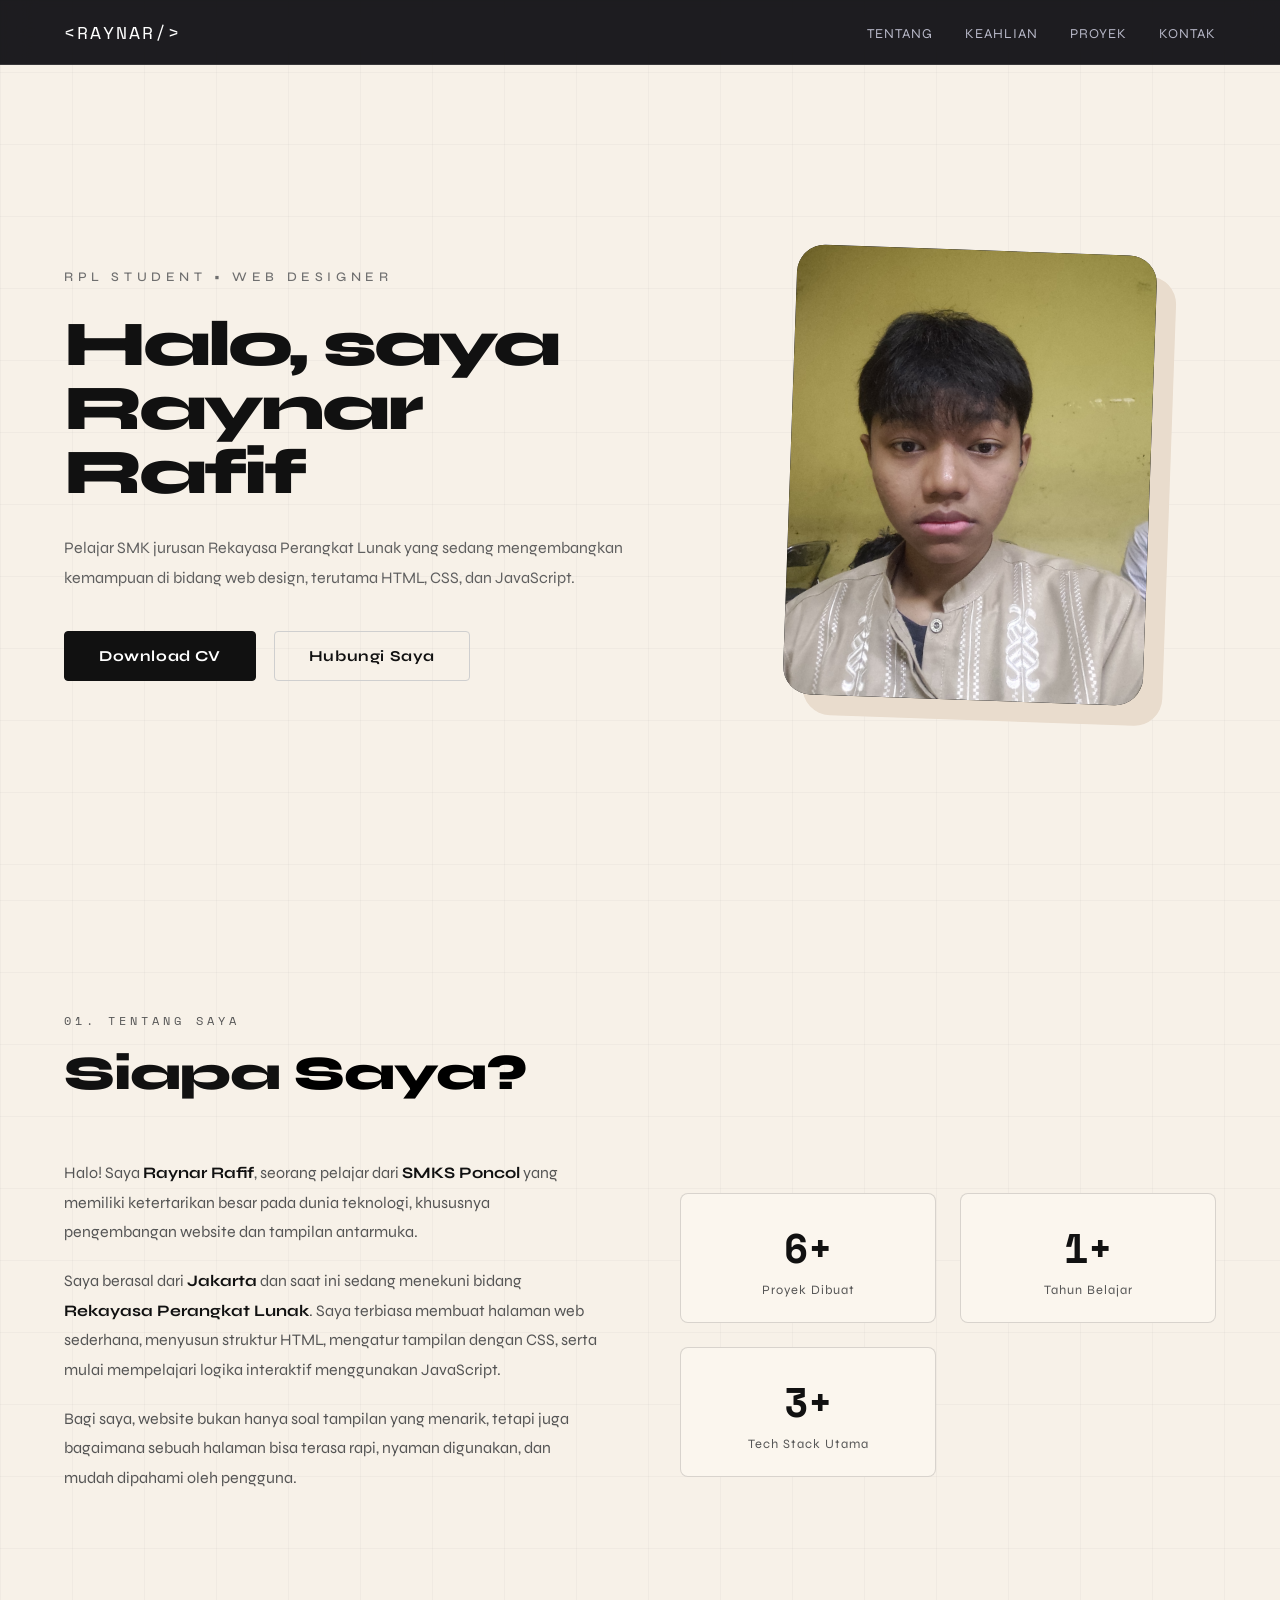
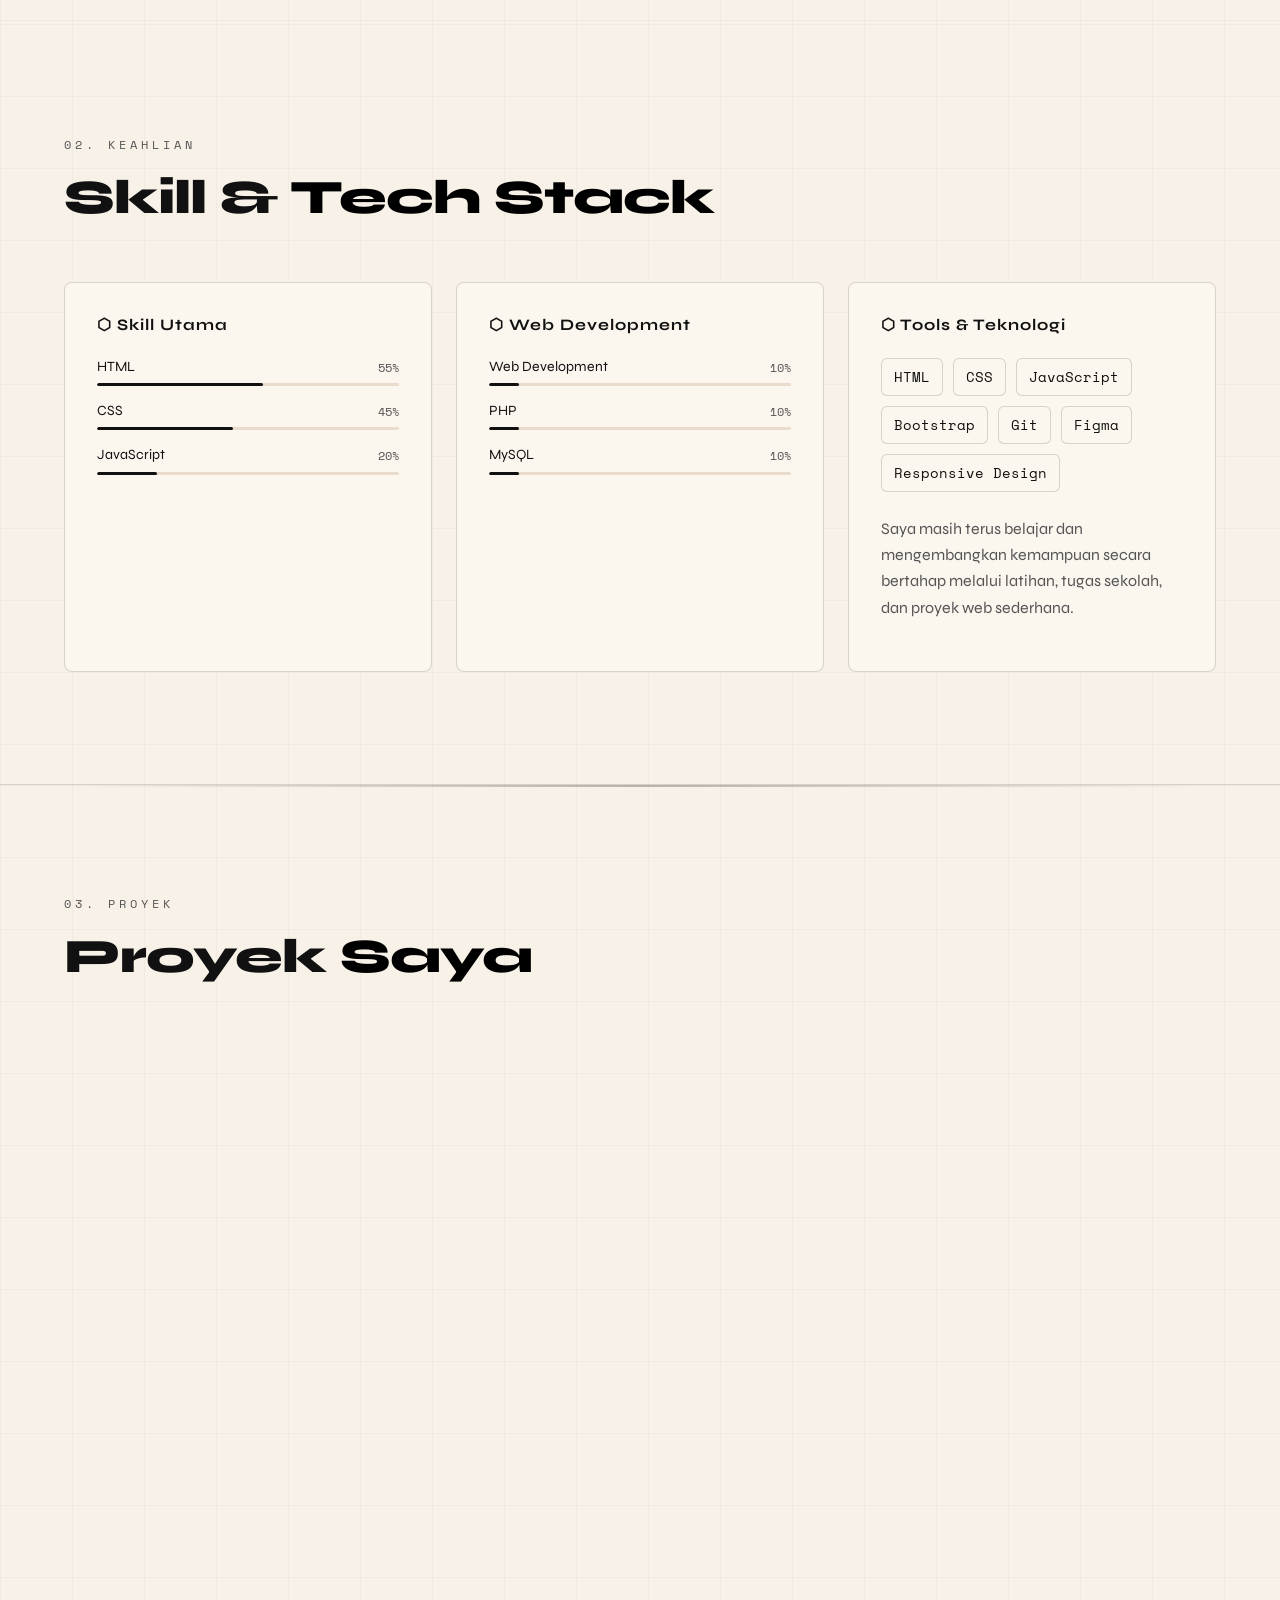
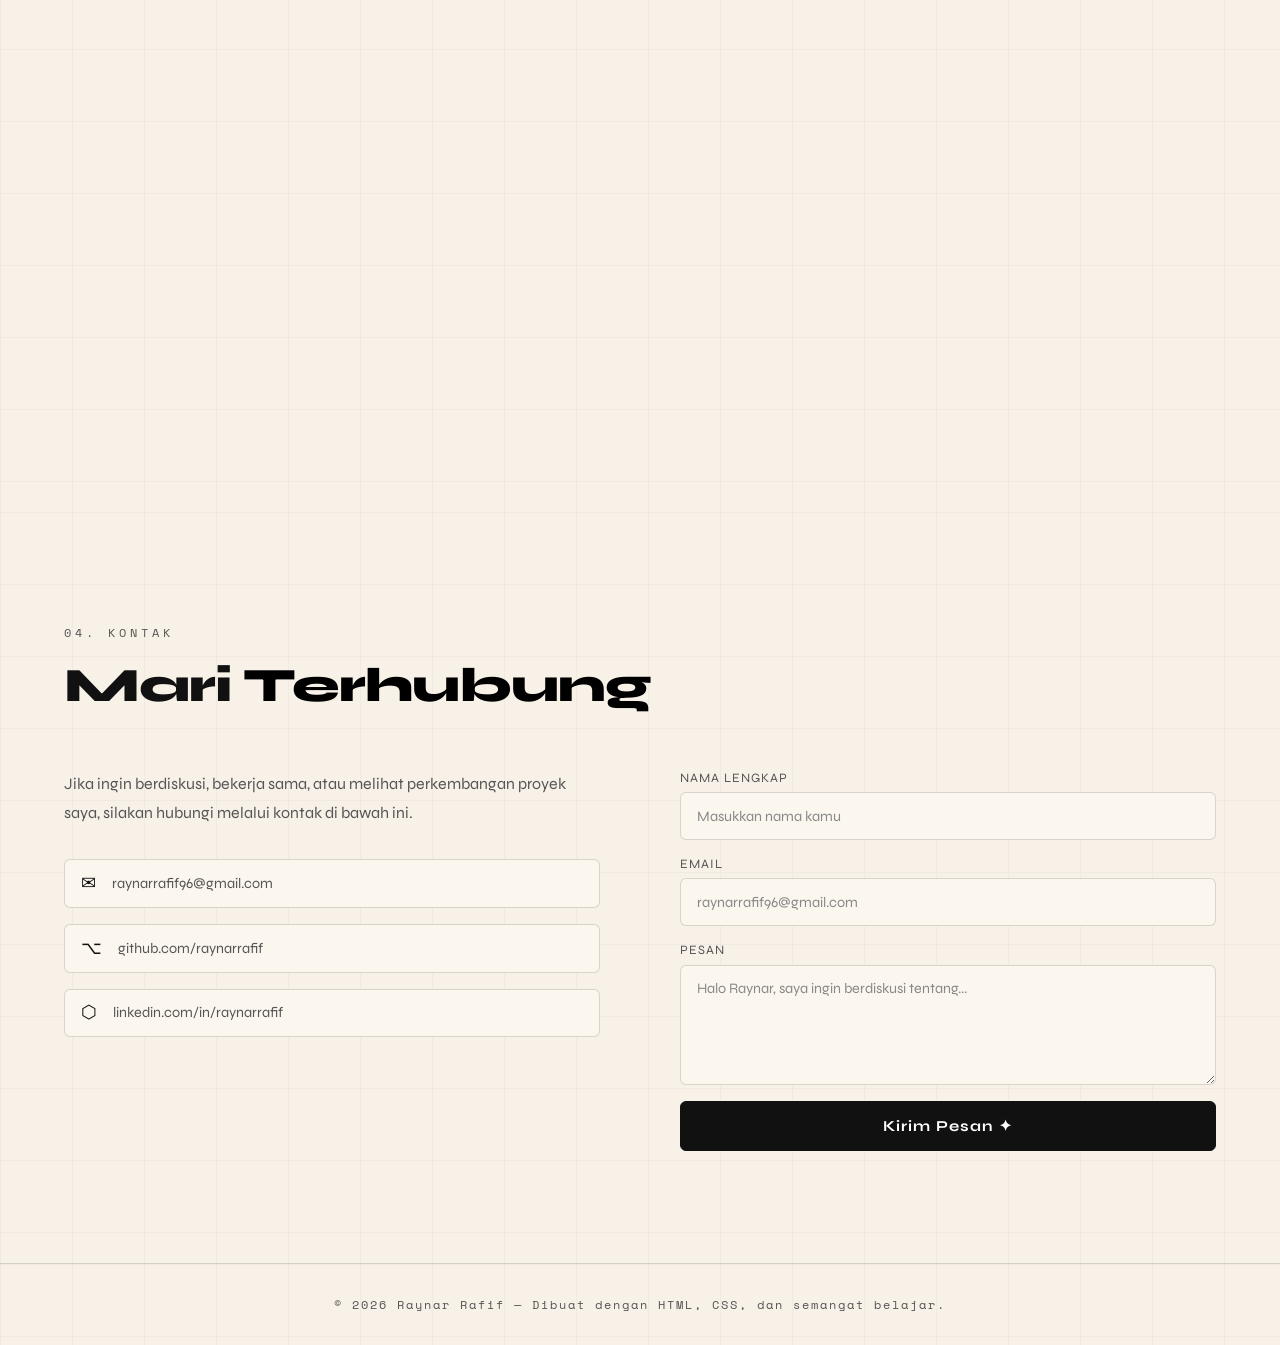
<file: index.html>
<!DOCTYPE html>
<html lang="id">
<head>
  <meta charset="UTF-8" />
  <meta name="viewport" content="width=device-width, initial-scale=1.0" />
  <title>Portofolio - Raynar Rafif</title>

  <link href="https://fonts.googleapis.com/css2?family=Space+Mono:ital,wght@0,400;0,700;1,400&family=Syne:wght@400;600;700;800&display=swap" rel="stylesheet" />
  <link rel="stylesheet" href="style.css" />
</head>
<body>

  <div id="cursor-glow"></div>

  <!-- NAV -->
  <nav>
    <a href="#hero" class="nav-logo">&lt;RAYNAR/&gt;</a>

    <ul class="nav-links">
      <li><a href="#about">Tentang</a></li>
      <li><a href="#skills">Keahlian</a></li>
      <li><a href="#projects">Proyek</a></li>
      <li><a href="#contact">Kontak</a></li>
    </ul>

    <button class="hamburger" id="hamburger" aria-label="Menu">
      <span></span>
      <span></span>
      <span></span>
    </button>
  </nav>

  <div class="mobile-nav" id="mobile-nav">
    <a href="#about" onclick="closeMobileNav()">Tentang</a>
    <a href="#skills" onclick="closeMobileNav()">Keahlian</a>
    <a href="#projects" onclick="closeMobileNav()">Proyek</a>
    <a href="#contact" onclick="closeMobileNav()">Kontak</a>
  </div>

  <!-- HERO -->
  <section id="hero" class="hero-section">
    <div class="hero-content">

      <div class="hero-text">
        <p class="hero-label">RPL STUDENT • WEB DESIGNER</p>

        <h1>
          Halo, saya<br>
          <span>Raynar Rafif</span>
        </h1>

        <p class="hero-desc">
          Pelajar SMK jurusan Rekayasa Perangkat Lunak yang sedang mengembangkan
          kemampuan di bidang web design, terutama HTML, CSS, dan
         JavaScript.
        </p>

        <div class="hero-buttons">
         <a href="assets/CV-Raynar-Rafif.pdf" class="btn-primary" download>
  Download CV
</a>
          <a href="#contact" class="btn-outline">Hubungi Saya</a>
        </div>
      </div>

      <div class="hero-image">
        <div class="profile-card">
          <img src="assets/foto-profil.jpg" alt="Foto Raynar Rafif">
        </div>
      </div>

    </div>
  </section>

  <!-- ABOUT -->
  <section id="about">
    <div class="section-label">01. Tentang Saya</div>
    <h2 class="section-title">Siapa <span>Saya?</span></h2>

    <div class="about-grid reveal">
      <div class="about-text">
        <p>
          Halo! Saya <strong>Raynar Rafif</strong>, seorang pelajar dari
          <strong>SMKS Poncol</strong> yang memiliki ketertarikan besar pada dunia teknologi,
          khususnya pengembangan website dan tampilan antarmuka.
        </p>

        <p>
          Saya berasal dari <strong>Jakarta</strong> dan saat ini sedang menekuni bidang
          <strong>Rekayasa Perangkat Lunak</strong>. Saya terbiasa membuat halaman web sederhana,
          menyusun struktur HTML, mengatur tampilan dengan CSS, serta mulai mempelajari logika
          interaktif menggunakan JavaScript.
        </p>

        <p>
          Bagi saya, website bukan hanya soal tampilan yang menarik, tetapi juga bagaimana sebuah
          halaman bisa terasa rapi, nyaman digunakan, dan mudah dipahami oleh pengguna.
        </p>
      </div>

      <div class="about-stats">
        <div class="stat-card">
          <span class="stat-number" data-count="6">6</span>
          <div class="stat-label">Proyek Dibuat</div>
        </div>

        <div class="stat-card">
          <span class="stat-number" data-count="1">1</span>
          <div class="stat-label">Tahun Belajar</div>
        </div>

        <div class="stat-card">
          <span class="stat-number" data-count="3">3</span>
          <div class="stat-label">Tech Stack Utama</div>
        </div>
      </div>
    </div>
  </section>

  <!-- SKILLS -->
  <section id="skills">
    <div class="section-label">02. Keahlian</div>
    <h2 class="section-title">Skill & <span>Tech Stack</span></h2>

    <div class="skills-grid reveal">

      <div class="skill-category">
        <div class="skill-cat-title">⬡ Skill Utama</div>

        <div class="skill-item">
          <div class="skill-name">
            <span>HTML</span>
            <span class="skill-pct">55%</span>
          </div>
          <div class="skill-bar-bg">
            <div class="skill-bar-fill" data-width="55"></div>
          </div>
        </div>

        <div class="skill-item">
          <div class="skill-name">
            <span>CSS</span>
            <span class="skill-pct">45%</span>
          </div>
          <div class="skill-bar-bg">
            <div class="skill-bar-fill" data-width="45"></div>
          </div>
        </div>

        <div class="skill-item">
          <div class="skill-name">
            <span>JavaScript</span>
            <span class="skill-pct">20%</span>
          </div>
          <div class="skill-bar-bg">
            <div class="skill-bar-fill" data-width="20"></div>
          </div>
        </div>
      </div>

      <div class="skill-category">
        <div class="skill-cat-title">⬡ Web Development</div>

        <div class="skill-item">
          <div class="skill-name">
            <span>Web Development</span>
            <span class="skill-pct">10%</span>
          </div>
          <div class="skill-bar-bg">
            <div class="skill-bar-fill" data-width="10"></div>
          </div>
        </div>

        <div class="skill-item">
          <div class="skill-name">
            <span>PHP</span>
            <span class="skill-pct">10%</span>
          </div>
          <div class="skill-bar-bg">
            <div class="skill-bar-fill" data-width="10"></div>
          </div>
        </div>

        <div class="skill-item">
          <div class="skill-name">
            <span>MySQL</span>
            <span class="skill-pct">10%</span>
          </div>
          <div class="skill-bar-bg">
            <div class="skill-bar-fill" data-width="10"></div>
          </div>
        </div>
      </div>

      <div class="skill-category">
        <div class="skill-cat-title">⬡ Tools & Teknologi</div>

        <div class="project-tags">
          <span class="tag">HTML</span>
          <span class="tag">CSS</span>
          <span class="tag">JavaScript</span>
          <span class="tag">Bootstrap</span>
          <span class="tag">Git</span>
          <span class="tag">Figma</span>
          <span class="tag">Responsive Design</span>
        </div>

        <p class="project-desc" style="margin-top: 1.5rem;">
          Saya masih terus belajar dan mengembangkan kemampuan secara bertahap melalui latihan,
          tugas sekolah, dan proyek web sederhana.
        </p>
      </div>

    </div>
  </section>

  <!-- PROJECTS -->
  <section id="projects">
    <div class="section-label">03. Proyek</div>
    <h2 class="section-title">Proyek <span>Saya</span></h2>

    <div class="projects-grid reveal">

      <!-- PROJECT 1 -->
      <div class="project-card">
        <div class="project-thumb">
          <img src="assets/website-belanja.png" alt="Website Belanja Online" class="project-img">
        </div>

        <div class="project-body">
          <div class="project-tags">
            <span class="tag">HTML</span>
            <span class="tag">CSS</span>
            <span class="tag">JavaScript</span>
            <span class="tag">Responsive</span>
          </div>

          <div class="project-title">Website Belanja Online</div>

          <p class="project-desc">
            Website jual beli online yang dibuat untuk menampilkan produk, melihat detail barang,
            serta menyediakan tampilan keranjang belanja yang rapi dan mudah digunakan.
          </p>

          <a href="https://gabzstoredemo.my.id/" class="project-link" target="_blank" rel="noopener noreferrer">
            Kunjungi Website →
          </a>
        </div>
      </div>

      <!-- PROJECT 2 -->
      <div class="project-card">
        <div class="project-thumb">
          <img src="assets/kuis.png" alt="Kuis Python" class="project-img">
        </div>

        <div class="project-body">
          <div class="project-tags">
            <span class="tag">Python</span>
            <span class="tag">Logic</span>
            <span class="tag">Quiz</span>
          </div>

          <div class="project-title">Kuis Python</div>

          <p class="project-desc">
            Aplikasi kuis sederhana berbasis Python untuk menguji pengetahuan dasar pemrograman.
          </p>

          <a href="assets/kuis.png" class="project-link" target="_blank" rel="noopener noreferrer">
            Lihat Proyek →
          </a>
        </div>
      </div>

      <!-- PROJECT 3 -->
      <div class="project-card">
        <div class="project-thumb">
          <img src="assets/absensi.png" alt="Absensi Python" class="project-img">
        </div>

        <div class="project-body">
          <div class="project-tags">
            <span class="tag">Python</span>
            <span class="tag">Data</span>
            <span class="tag">Absensi</span>
          </div>

          <div class="project-title">Absensi Python</div>

          <p class="project-desc">
            Aplikasi absensi sederhana berbasis Python untuk mencatat kehadiran peserta kelas.
          </p>

          <a href="assets/absensi.png" class="project-link" target="_blank" rel="noopener noreferrer">
            Lihat Proyek →
          </a>
        </div>
      </div>

      <!-- PROJECT 4 -->
      <div class="project-card">
        <div class="project-thumb">
          <img src="assets/Penilaian.png" alt="Penilaian Tugas Python" class="project-img">
        </div>

        <div class="project-body">
          <div class="project-tags">
            <span class="tag">Python</span>
            <span class="tag">Data</span>
            <span class="tag">Table</span>
          </div>

          <div class="project-title">Penilaian Tugas Python</div>

          <p class="project-desc">
            Aplikasi penilaian tugas sederhana berbasis Python untuk menilai dan mencatat hasil kerja peserta kelas.
          </p>

          <a href="assets/penilaian.png" class="project-link" target="_blank" rel="noopener noreferrer">
            Lihat Proyek →
          </a>
        </div>
      </div>

      <!-- PROJECT 5 -->
      <div class="project-card">
        <div class="project-thumb">
          <img src="assets/kasir-struk.png" alt="Kertas Struk Berbasis Python" class="project-img">
        </div>

        <div class="project-body">
          <div class="project-tags">
            <span class="tag">Python</span>
            <span class="tag">Transaction</span>
            <span class="tag">Print</span>
          </div>

          <div class="project-title">Kertas Struk Berbasis Python</div>

          <p class="project-desc">
            Aplikasi pencetakan kertas struk sederhana berbasis Python untuk mencatat transaksi penjualan.
          </p>

          <a href="assets/kasir-struk.png" class="project-link" target="_blank" rel="noopener noreferrer">
            Lihat Proyek →
          </a>
        </div>
      </div>
  </section>

  <!-- CONTACT -->
  <section id="contact">
    <div class="section-label">04. Kontak</div>
    <h2 class="section-title">Mari <span>Terhubung</span></h2>

    <div class="contact-wrapper reveal">
      <div class="contact-info">
        <p>
          Jika ingin berdiskusi, bekerja sama, atau melihat perkembangan proyek saya,
          silakan hubungi melalui kontak di bawah ini.
        </p>

        <div class="contact-links">
          <a href="mailto:raynarrafif96@gmail.com" class="contact-link">
            <span class="contact-icon">✉</span>
            <span>raynarrafif96@gmail.com</span>
          </a>

          <a href="https://github.com" target="_blank" class="contact-link">
            <span class="contact-icon">⌥</span>
            <span>github.com/raynarrafif</span>
          </a>

          <a href="https://linkedin.com" target="_blank" class="contact-link">
            <span class="contact-icon">⬡</span>
            <span>linkedin.com/in/raynarrafif</span>
          </a>
        </div>
      </div>

      <div>
        <div class="contact-form" id="contact-form">
          <div class="form-group">
            <label>NAMA LENGKAP</label>
            <input type="text" id="f-name" placeholder="Masukkan nama kamu" />
          </div>

          <div class="form-group">
            <label>EMAIL</label>
            <input type="email" id="f-email" placeholder="raynarrafif96@gmail.com" />
          </div>

          <div class="form-group">
            <label>PESAN</label>
            <textarea id="f-msg" placeholder="Halo Raynar, saya ingin berdiskusi tentang..."></textarea>
          </div>

          <button class="submit-btn" onclick="submitForm()">Kirim Pesan ✦</button>
        </div>

        <div class="form-success" id="form-success">
          ✦ Terima kasih! Pesan Anda sudah diterima.<br />
          Saya akan menghubungi Anda segera.
        </div>
      </div>
    </div>
  </section>

  <footer>
    <p>© 2026 Raynar Rafif — Dibuat dengan HTML, CSS, dan semangat belajar.</p>
  </footer>

  <script src="script.js"></script>
</body>
</html>
</file>
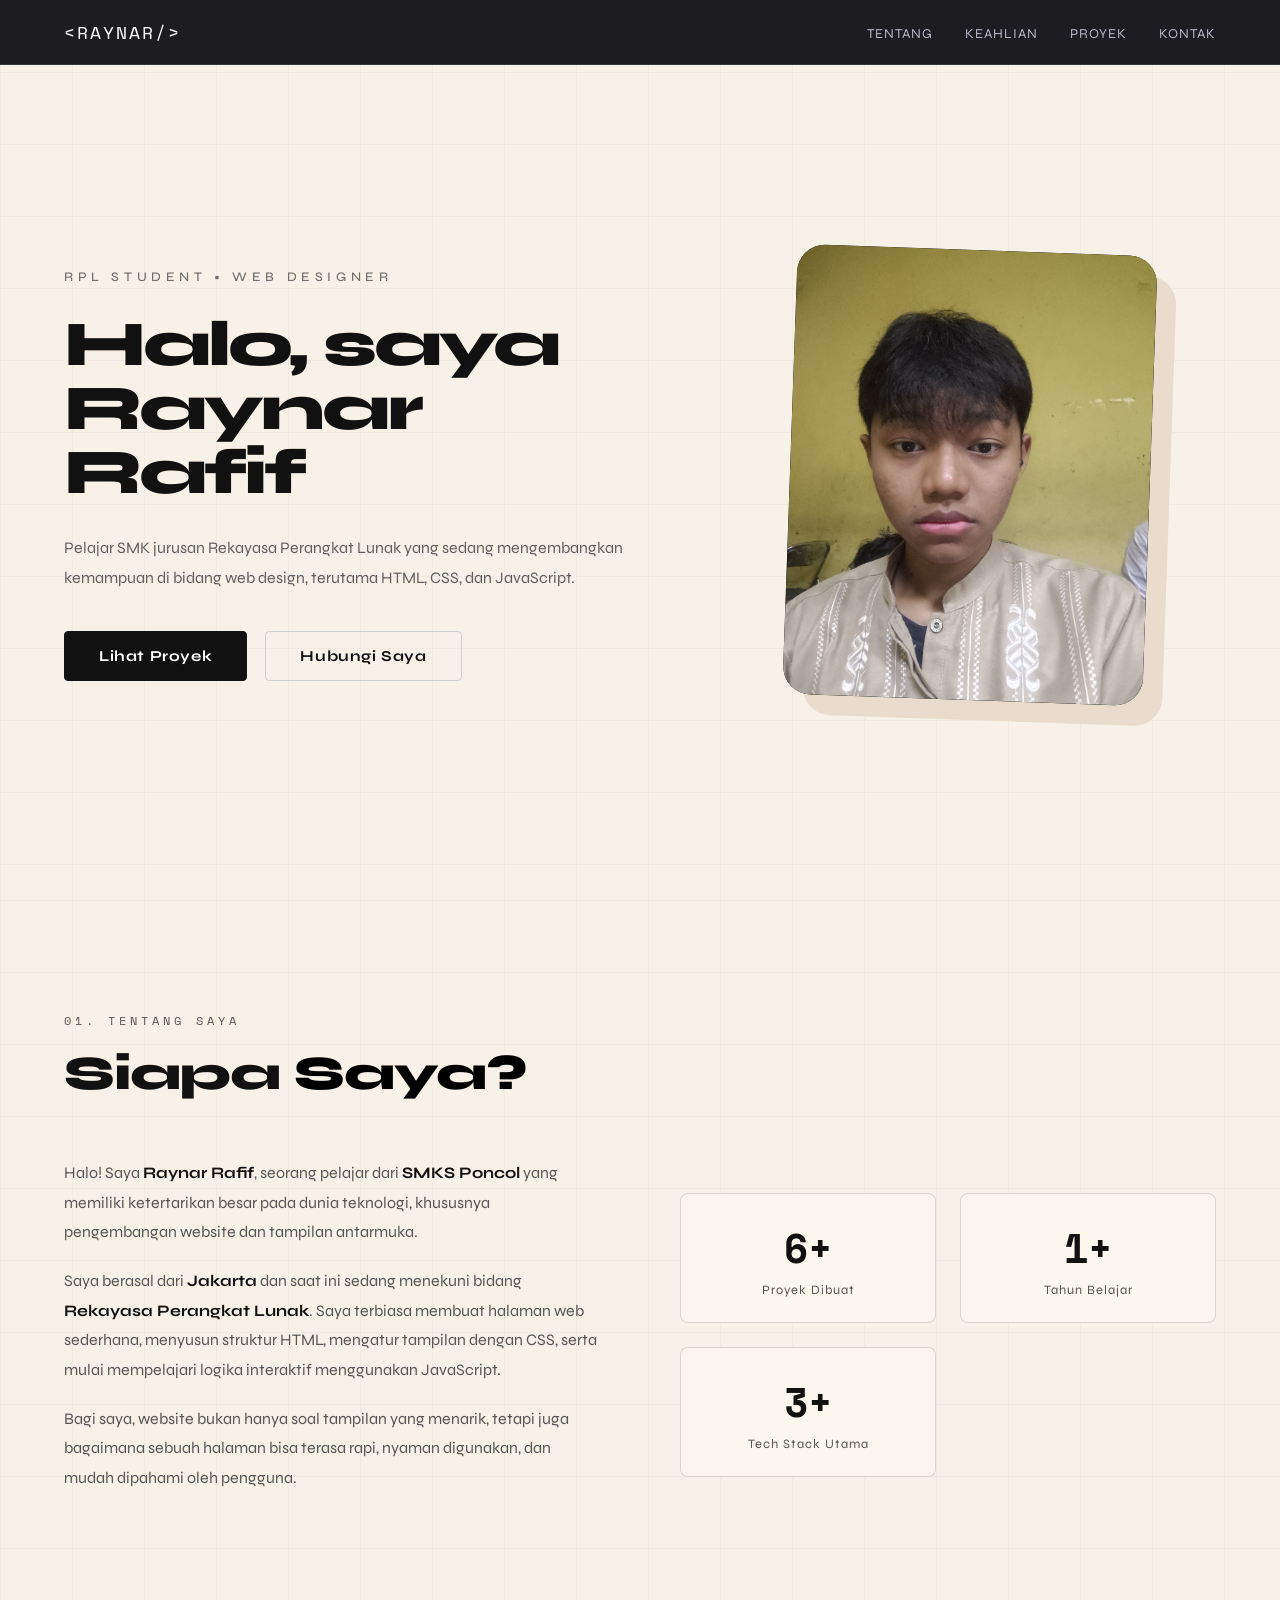
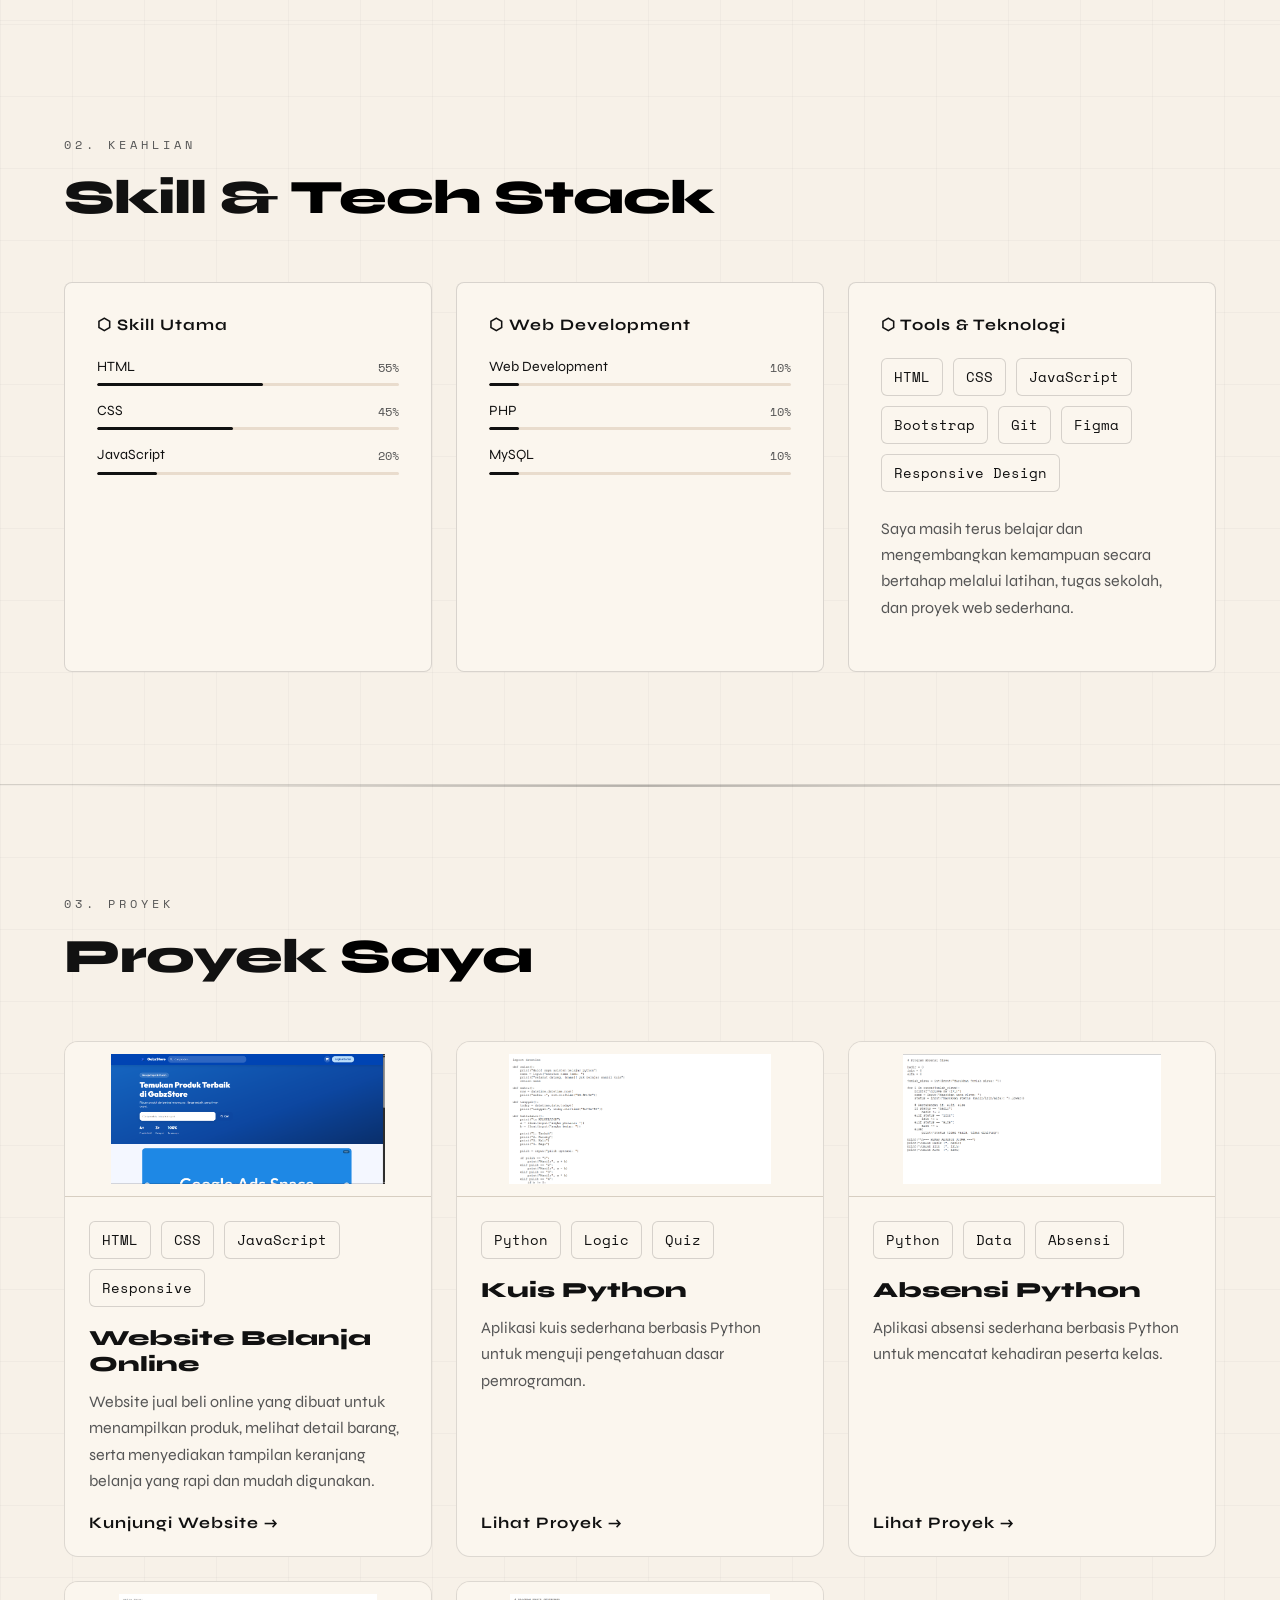
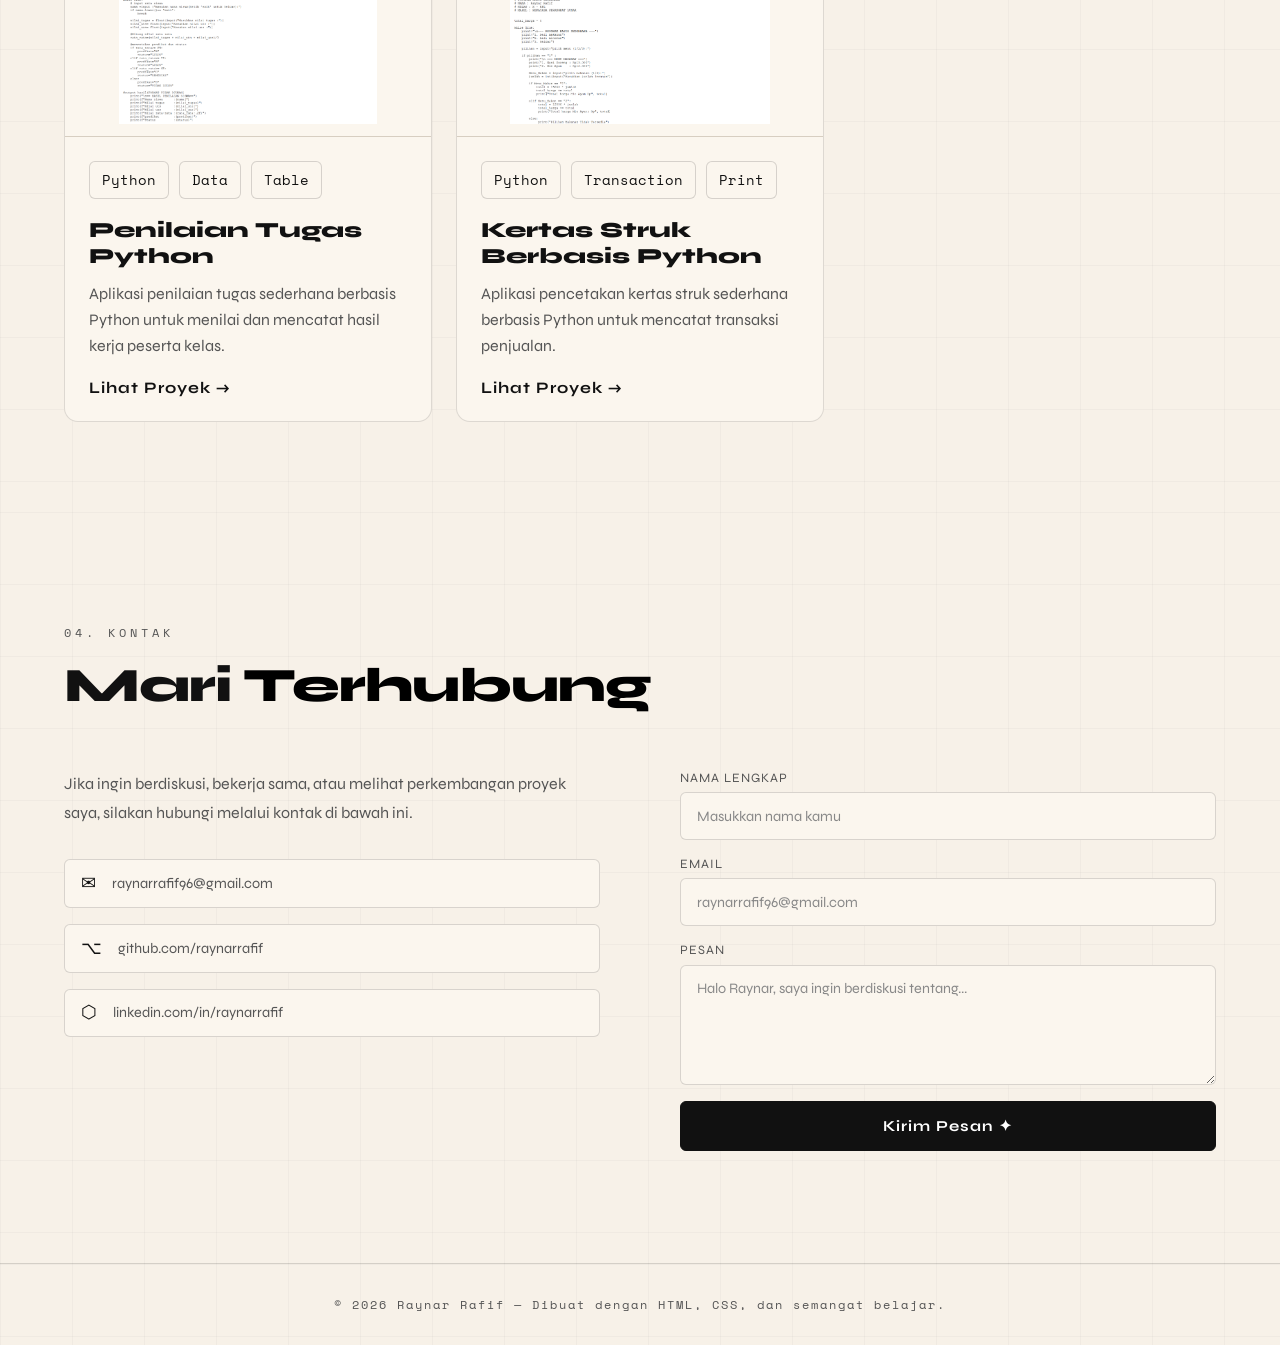
<file: portofolio cv.html>
<!DOCTYPE html>
<html lang="id">
<head>
  <meta charset="UTF-8" />
  <meta name="viewport" content="width=device-width, initial-scale=1.0" />
  <title>Portofolio - Raynar Rafif</title>

  <link href="https://fonts.googleapis.com/css2?family=Space+Mono:ital,wght@0,400;0,700;1,400&family=Syne:wght@400;600;700;800&display=swap" rel="stylesheet" />
  <link rel="stylesheet" href="style.css" />
</head>
<body>

  <div id="cursor-glow"></div>

  <!-- NAV -->
  <nav>
    <a href="#hero" class="nav-logo">&lt;RAYNAR/&gt;</a>

    <ul class="nav-links">
      <li><a href="#about">Tentang</a></li>
      <li><a href="#skills">Keahlian</a></li>
      <li><a href="#projects">Proyek</a></li>
      <li><a href="#contact">Kontak</a></li>
    </ul>

    <button class="hamburger" id="hamburger" aria-label="Menu">
      <span></span>
      <span></span>
      <span></span>
    </button>
  </nav>

  <div class="mobile-nav" id="mobile-nav">
    <a href="#about" onclick="closeMobileNav()">Tentang</a>
    <a href="#skills" onclick="closeMobileNav()">Keahlian</a>
    <a href="#projects" onclick="closeMobileNav()">Proyek</a>
    <a href="#contact" onclick="closeMobileNav()">Kontak</a>
  </div>

  <!-- HERO -->
  <section id="hero" class="hero-section">
    <div class="hero-content">

      <div class="hero-text">
        <p class="hero-label">RPL STUDENT • WEB DESIGNER</p>

        <h1>
          Halo, saya<br>
          <span>Raynar Rafif</span>
        </h1>

        <p class="hero-desc">
          Pelajar SMK jurusan Rekayasa Perangkat Lunak yang sedang mengembangkan
          kemampuan di bidang web design, terutama HTML, CSS, dan
         JavaScript.
        </p>

        <div class="hero-buttons">
          <a href="#projects" class="btn-primary">Lihat Proyek</a>
          <a href="#contact" class="btn-outline">Hubungi Saya</a>
        </div>
      </div>

      <div class="hero-image">
        <div class="profile-card">
          <img src="assets/foto-profil.jpg" alt="Foto Raynar Rafif">
        </div>
      </div>

    </div>
  </section>

  <!-- ABOUT -->
  <section id="about">
    <div class="section-label">01. Tentang Saya</div>
    <h2 class="section-title">Siapa <span>Saya?</span></h2>

    <div class="about-grid reveal">
      <div class="about-text">
        <p>
          Halo! Saya <strong>Raynar Rafif</strong>, seorang pelajar dari
          <strong>SMKS Poncol</strong> yang memiliki ketertarikan besar pada dunia teknologi,
          khususnya pengembangan website dan tampilan antarmuka.
        </p>

        <p>
          Saya berasal dari <strong>Jakarta</strong> dan saat ini sedang menekuni bidang
          <strong>Rekayasa Perangkat Lunak</strong>. Saya terbiasa membuat halaman web sederhana,
          menyusun struktur HTML, mengatur tampilan dengan CSS, serta mulai mempelajari logika
          interaktif menggunakan JavaScript.
        </p>

        <p>
          Bagi saya, website bukan hanya soal tampilan yang menarik, tetapi juga bagaimana sebuah
          halaman bisa terasa rapi, nyaman digunakan, dan mudah dipahami oleh pengguna.
        </p>
      </div>

      <div class="about-stats">
        <div class="stat-card">
          <span class="stat-number" data-count="6+">6+</span>
          <div class="stat-label">Proyek Dibuat</div>
        </div>

        <div class="stat-card">
          <span class="stat-number" data-count="1+">1+</span>
          <div class="stat-label">Tahun Belajar</div>
        </div>

        <div class="stat-card">
          <span class="stat-number" data-count="3">3</span>
          <div class="stat-label">Tech Stack Utama</div>
        </div>
      </div>
    </div>
  </section>

  <!-- SKILLS -->
  <section id="skills">
    <div class="section-label">02. Keahlian</div>
    <h2 class="section-title">Skill & <span>Tech Stack</span></h2>

    <div class="skills-grid reveal">

      <div class="skill-category">
        <div class="skill-cat-title">⬡ Skill Utama</div>

        <div class="skill-item">
          <div class="skill-name">
            <span>HTML</span>
            <span class="skill-pct">55%</span>
          </div>
          <div class="skill-bar-bg">
            <div class="skill-bar-fill" data-width="55"></div>
          </div>
        </div>

        <div class="skill-item">
          <div class="skill-name">
            <span>CSS</span>
            <span class="skill-pct">45%</span>
          </div>
          <div class="skill-bar-bg">
            <div class="skill-bar-fill" data-width="45"></div>
          </div>
        </div>

        <div class="skill-item">
          <div class="skill-name">
            <span>JavaScript</span>
            <span class="skill-pct">20%</span>
          </div>
          <div class="skill-bar-bg">
            <div class="skill-bar-fill" data-width="20"></div>
          </div>
        </div>
      </div>

      <div class="skill-category">
        <div class="skill-cat-title">⬡ Web Development</div>

        <div class="skill-item">
          <div class="skill-name">
            <span>Web Development</span>
            <span class="skill-pct">10%</span>
          </div>
          <div class="skill-bar-bg">
            <div class="skill-bar-fill" data-width="10"></div>
          </div>
        </div>

        <div class="skill-item">
          <div class="skill-name">
            <span>PHP</span>
            <span class="skill-pct">10%</span>
          </div>
          <div class="skill-bar-bg">
            <div class="skill-bar-fill" data-width="10"></div>
          </div>
        </div>

        <div class="skill-item">
          <div class="skill-name">
            <span>MySQL</span>
            <span class="skill-pct">10%</span>
          </div>
          <div class="skill-bar-bg">
            <div class="skill-bar-fill" data-width="10"></div>
          </div>
        </div>
      </div>

      <div class="skill-category">
        <div class="skill-cat-title">⬡ Tools & Teknologi</div>

        <div class="project-tags">
          <span class="tag">HTML</span>
          <span class="tag">CSS</span>
          <span class="tag">JavaScript</span>
          <span class="tag">Bootstrap</span>
          <span class="tag">Git</span>
          <span class="tag">Figma</span>
          <span class="tag">Responsive Design</span>
        </div>

        <p class="project-desc" style="margin-top: 1.5rem;">
          Saya masih terus belajar dan mengembangkan kemampuan secara bertahap melalui latihan,
          tugas sekolah, dan proyek web sederhana.
        </p>
      </div>

    </div>
  </section>

  <!-- PROJECTS -->
  <section id="projects">
    <div class="section-label">03. Proyek</div>
    <h2 class="section-title">Proyek <span>Saya</span></h2>

    <div class="projects-grid reveal">

      <!-- PROJECT 1 -->
      <div class="project-card">
        <div class="project-thumb">
          <img src="assets/website-belanja.png" alt="Website Belanja Online" class="project-img">
        </div>

        <div class="project-body">
          <div class="project-tags">
            <span class="tag">HTML</span>
            <span class="tag">CSS</span>
            <span class="tag">JavaScript</span>
            <span class="tag">Responsive</span>
          </div>

          <div class="project-title">Website Belanja Online</div>

          <p class="project-desc">
            Website jual beli online yang dibuat untuk menampilkan produk, melihat detail barang,
            serta menyediakan tampilan keranjang belanja yang rapi dan mudah digunakan.
          </p>

          <a href="https://gabzstoredemo.my.id/" class="project-link" target="_blank" rel="noopener noreferrer">
            Kunjungi Website →
          </a>
        </div>
      </div>

      <!-- PROJECT 2 -->
      <div class="project-card">
        <div class="project-thumb">
          <img src="assets/kuis.png" alt="Kuis Python" class="project-img">
        </div>

        <div class="project-body">
          <div class="project-tags">
            <span class="tag">Python</span>
            <span class="tag">Logic</span>
            <span class="tag">Quiz</span>
          </div>

          <div class="project-title">Kuis Python</div>

          <p class="project-desc">
            Aplikasi kuis sederhana berbasis Python untuk menguji pengetahuan dasar pemrograman.
          </p>

          <a href="assets/kuis.png" class="project-link" target="_blank" rel="noopener noreferrer">
            Lihat Proyek →
          </a>
        </div>
      </div>

      <!-- PROJECT 3 -->
      <div class="project-card">
        <div class="project-thumb">
          <img src="assets/absensi.png" alt="Absensi Python" class="project-img">
        </div>

        <div class="project-body">
          <div class="project-tags">
            <span class="tag">Python</span>
            <span class="tag">Data</span>
            <span class="tag">Absensi</span>
          </div>

          <div class="project-title">Absensi Python</div>

          <p class="project-desc">
            Aplikasi absensi sederhana berbasis Python untuk mencatat kehadiran peserta kelas.
          </p>

          <a href="assets/absensi.png" class="project-link" target="_blank" rel="noopener noreferrer">
            Lihat Proyek →
          </a>
        </div>
      </div>

      <!-- PROJECT 4 -->
      <div class="project-card">
        <div class="project-thumb">
          <img src="assets/Penilaian.png" alt="Penilaian Tugas Python" class="project-img">
        </div>

        <div class="project-body">
          <div class="project-tags">
            <span class="tag">Python</span>
            <span class="tag">Data</span>
            <span class="tag">Table</span>
          </div>

          <div class="project-title">Penilaian Tugas Python</div>

          <p class="project-desc">
            Aplikasi penilaian tugas sederhana berbasis Python untuk menilai dan mencatat hasil kerja peserta kelas.
          </p>

          <a href="assets/penilaian.png" class="project-link" target="_blank" rel="noopener noreferrer">
            Lihat Proyek →
          </a>
        </div>
      </div>

      <!-- PROJECT 5 -->
      <div class="project-card">
        <div class="project-thumb">
          <img src="assets/kasir-struk.png" alt="Kertas Struk Berbasis Python" class="project-img">
        </div>

        <div class="project-body">
          <div class="project-tags">
            <span class="tag">Python</span>
            <span class="tag">Transaction</span>
            <span class="tag">Print</span>
          </div>

          <div class="project-title">Kertas Struk Berbasis Python</div>

          <p class="project-desc">
            Aplikasi pencetakan kertas struk sederhana berbasis Python untuk mencatat transaksi penjualan.
          </p>

          <a href="assets/kasir-struk.png" class="project-link" target="_blank" rel="noopener noreferrer">
            Lihat Proyek →
          </a>
        </div>
      </div>
  </section>

  <!-- CONTACT -->
  <section id="contact">
    <div class="section-label">04. Kontak</div>
    <h2 class="section-title">Mari <span>Terhubung</span></h2>

    <div class="contact-wrapper reveal">
      <div class="contact-info">
        <p>
          Jika ingin berdiskusi, bekerja sama, atau melihat perkembangan proyek saya,
          silakan hubungi melalui kontak di bawah ini.
        </p>

        <div class="contact-links">
          <a href="mailto:raynarrafif96@gmail.com" class="contact-link">
            <span class="contact-icon">✉</span>
            <span>raynarrafif96@gmail.com</span>
          </a>

          <a href="https://github.com" target="_blank" class="contact-link">
            <span class="contact-icon">⌥</span>
            <span>github.com/raynarrafif</span>
          </a>

          <a href="https://linkedin.com" target="_blank" class="contact-link">
            <span class="contact-icon">⬡</span>
            <span>linkedin.com/in/raynarrafif</span>
          </a>
        </div>
      </div>

      <div>
        <div class="contact-form" id="contact-form">
          <div class="form-group">
            <label>NAMA LENGKAP</label>
            <input type="text" id="f-name" placeholder="Masukkan nama kamu" />
          </div>

          <div class="form-group">
            <label>EMAIL</label>
            <input type="email" id="f-email" placeholder="raynarrafif96@gmail.com" />
          </div>

          <div class="form-group">
            <label>PESAN</label>
            <textarea id="f-msg" placeholder="Halo Raynar, saya ingin berdiskusi tentang..."></textarea>
          </div>

          <button class="submit-btn" onclick="submitForm()">Kirim Pesan ✦</button>
        </div>

        <div class="form-success" id="form-success">
          ✦ Terima kasih! Pesan Anda sudah diterima.<br />
          Saya akan menghubungi Anda segera.
        </div>
      </div>
    </div>
  </section>

  <footer>
    <p>© 2026 Raynar Rafif — Dibuat dengan HTML, CSS, dan semangat belajar.</p>
  </footer>

  <script src="script.js"></script>
</body>
</html>
</file>
<file: style.css>
:root {
  --cream: #f7f1e8;
  --cream-grid: rgba(0, 0, 0, 0.028);

  --accent: #111111;
  --accent2: #333333;

  --text: #111111;
  --muted: #555555;

  --border: rgba(0, 0, 0, 0.14);
  --card: #fbf6ee;
  --bg: var(--cream);
  --bg2: var(--cream);

  --nav-bg: rgba(10, 10, 15, 0.92);
  --nav-text: #ffffff;
  --nav-muted: #b8b8c8;
}

*,
*::before,
*::after {
  box-sizing: border-box;
  margin: 0;
  padding: 0;
}

html {
  scroll-behavior: smooth;
}

body {
  font-family: "Syne", sans-serif;
  background-color: var(--cream);
  background-image:
    linear-gradient(var(--cream-grid) 1px, transparent 1px),
    linear-gradient(90deg, var(--cream-grid) 1px, transparent 1px);
  background-size: 72px 72px;
  color: var(--text);
  min-height: 100vh;
  overflow-x: hidden;
}

/* Cursor glow dimatikan */
#cursor-glow {
  display: none;
}

/* NAV */
nav {
  position: fixed;
  top: 0;
  left: 0;
  right: 0;
  z-index: 100;
  display: flex;
  justify-content: space-between;
  align-items: center;
  padding: 1.2rem 5%;
  background: var(--nav-bg);
  backdrop-filter: blur(16px);
  border-bottom: 1px solid rgba(255, 255, 255, 0.12);
}

.nav-logo {
  font-family: "Space Mono", monospace;
  font-size: 1.1rem;
  color: var(--nav-text);
  letter-spacing: 2px;
  text-decoration: none;
}

.nav-links {
  display: flex;
  gap: 2rem;
  list-style: none;
}

.nav-links a {
  font-size: 0.85rem;
  letter-spacing: 1px;
  text-transform: uppercase;
  color: var(--nav-muted);
  text-decoration: none;
  transition: color 0.2s;
  position: relative;
}

.nav-links a::after {
  content: "";
  position: absolute;
  bottom: -4px;
  left: 0;
  width: 0;
  height: 1px;
  background: var(--nav-text);
  transition: width 0.3s;
}

.nav-links a:hover {
  color: var(--nav-text);
}

.nav-links a:hover::after {
  width: 100%;
}

/* HAMBURGER */
.hamburger {
  display: none;
  flex-direction: column;
  gap: 5px;
  cursor: pointer;
  background: none;
  border: none;
  padding: 4px;
}

.hamburger span {
  display: block;
  width: 24px;
  height: 2px;
  background: var(--nav-text);
  transition: all 0.3s;
  border-radius: 2px;
}

.hamburger.open span:nth-child(1) {
  transform: translateY(7px) rotate(45deg);
}

.hamburger.open span:nth-child(2) {
  opacity: 0;
}

.hamburger.open span:nth-child(3) {
  transform: translateY(-7px) rotate(-45deg);
}

/* MOBILE NAV */
.mobile-nav {
  display: none;
  position: fixed;
  top: 65px;
  left: 0;
  right: 0;
  background: rgba(10, 10, 15, 0.97);
  backdrop-filter: blur(16px);
  z-index: 99;
  flex-direction: column;
  padding: 1.5rem 5%;
  border-bottom: 1px solid rgba(255, 255, 255, 0.12);
  gap: 1.2rem;
}

.mobile-nav.open {
  display: flex;
}

.mobile-nav a {
  color: var(--nav-muted);
  text-decoration: none;
  font-size: 1rem;
  letter-spacing: 1px;
  text-transform: uppercase;
  padding: 0.5rem 0;
  border-bottom: 1px solid rgba(255, 255, 255, 0.12);
  transition: color 0.2s;
}

.mobile-nav a:hover {
  color: var(--nav-text);
}

/* HERO */
.hero-section {
  min-height: 100vh;
  padding: 120px 5% 70px;
  display: flex;
  align-items: center;

  /* background full cream */
  background-color: var(--cream);

  /* grid tetap ada */
  background-image:
    linear-gradient(var(--cream-grid) 1px, transparent 1px),
    linear-gradient(90deg, var(--cream-grid) 1px, transparent 1px);

  background-size: 72px 72px, 72px 72px;
}

.hero-content {
  width: 100%;
  display: grid;
  grid-template-columns: 1.1fr 0.9fr;
  align-items: center;
  gap: 60px;
}

.hero-label {
  font-size: 0.82rem;
  letter-spacing: 0.35em;
  color: #6f6f6f;
  margin-bottom: 28px;
  font-weight: 500;
}

.hero-text h1 {
  font-size: clamp(2.5rem, 5vw, 4.6rem);
  line-height: 1;
  letter-spacing: -0.045em;
  font-weight: 800;
  margin-bottom: 28px;
}

.hero-text h1 span {
  font-weight: 800;
}

.hero-desc {
  max-width: 610px;
  font-size: 1rem;
  line-height: 1.9;
  color: #5f5f5f;
  margin-bottom: 38px;
}

.hero-buttons {
  display: flex;
  gap: 18px;
  flex-wrap: wrap;
}

.btn-primary,
.btn-outline {
  padding: 15px 34px;
  border-radius: 4px;
  text-decoration: none;
  font-size: 0.95rem;
  font-weight: 700;
  letter-spacing: 0.04em;
  transition: 0.25s ease;
}

.btn-primary {
  background: #111;
  color: #fff;
  border: 1px solid #111;
}

.btn-primary:hover {
  background: transparent;
  color: #111;
}

.btn-outline {
  color: #111;
  border: 1px solid #cfcfcf;
  background: transparent;
}

.btn-outline:hover {
  border-color: #111;
  background: #111;
  color: #fff;
}

.hero-image {
  display: flex;
  justify-content: center;
  align-items: center;
}

.profile-card {
  width: min(360px, 80vw);
  aspect-ratio: 4 / 5;
  border-radius: 28px;
  overflow: hidden;
  background: #111;
  box-shadow: 20px 20px 0 #e9dccd;
  transform: rotate(2deg);
  transition: 0.3s ease;
}

.profile-card:hover {
  transform: rotate(0deg) translateY(-8px);
  box-shadow: 14px 14px 0 #111;
}

.profile-card img {
  width: 100%;
  height: 100%;
  object-fit: cover;
  display: block;
}

/* SECTIONS */
section {
  padding: 7rem 5%;
  position: relative;
  z-index: 1;
  background-color: var(--cream);
  background-image:
    linear-gradient(var(--cream-grid) 1px, transparent 1px),
    linear-gradient(90deg, var(--cream-grid) 1px, transparent 1px);
  background-size: 72px 72px;
}

.section-label {
  font-family: "Space Mono", monospace;
  font-size: 0.75rem;
  letter-spacing: 4px;
  text-transform: uppercase;
  color: var(--muted);
  margin-bottom: 1rem;
}

.section-title {
  font-size: clamp(2rem, 4vw, 3rem);
  font-weight: 800;
  letter-spacing: -1px;
  margin-bottom: 3.5rem;
  color: var(--text);
}

.section-title span {
  color: #000000;
}

/* Biar ga ada sekat putih dari wrapper/container */
.container,
.wrapper,
.content,
.hero-content,
.about-wrapper,
.skills-wrapper,
.projects-wrapper,
.contact-wrapper {
  background: transparent;
}


/* ABOUT */
#about {
  background-color: var(--cream);
  background-image:
    linear-gradient(var(--cream-grid) 1px, transparent 1px),
    linear-gradient(90deg, var(--cream-grid) 1px, transparent 1px);
  background-size: 72px 72px;
}

.about-grid {
  display: grid;
  grid-template-columns: 1fr 1fr;
  gap: 5rem;
  align-items: center;
}

.about-text p {
  color: var(--muted);
  line-height: 1.85;
  font-size: 1rem;
  margin-bottom: 1.2rem;
}

.about-text p strong {
  color: var(--text);
  font-weight: 700;
}

.about-stats {
  display: grid;
  grid-template-columns: 1fr 1fr;
  gap: 1.5rem;
}

.stat-card {
  background: var(--card);
  border: 1px solid var(--border);
  border-radius: 8px;
  padding: 1.5rem;
  text-align: center;
  transition: border-color 0.3s, transform 0.3s, box-shadow 0.3s;
}

.stat-card:hover {
  border-color: #111111;
  transform: translateY(-4px);
  box-shadow: 0 12px 30px rgba(0, 0, 0, 0.08);
}

.stat-number {
  font-size: 2.5rem;
  font-weight: 800;
  color: #111111;
  display: block;
  font-family: "Space Mono", monospace;
}

.stat-number::after {
  content: "+";
}

.stat-label {
  font-size: 0.8rem;
  color: var(--muted);
  letter-spacing: 1px;
  margin-top: 0.3rem;
}

/* SKILLS */
#skills {
  background-color: var(--cream);
  background-image:
    linear-gradient(var(--cream-grid) 1px, transparent 1px),
    linear-gradient(90deg, var(--cream-grid) 1px, transparent 1px);
  background-size: 72px 72px;
}

.skills-grid {
  display: grid;
  grid-template-columns: repeat(auto-fit, minmax(280px, 1fr));
  gap: 1.5rem;
}

.skill-category {
  background: var(--card);
  border: 1px solid var(--border);
  border-radius: 8px;
  padding: 2rem;
  transition: border-color 0.3s, transform 0.3s, box-shadow 0.3s;
}

.skill-category:hover {
  border-color: #111111;
  transform: translateY(-4px);
  box-shadow: 0 12px 30px rgba(0, 0, 0, 0.08);
}

.skill-cat-title {
  font-size: 1rem;
  font-weight: 700;
  color: #111111;
  margin-bottom: 1.5rem;
  letter-spacing: 1px;
  display: flex;
  align-items: center;
  gap: 0.5rem;
}

.skill-item {
  margin-bottom: 1rem;
}

.skill-name {
  display: flex;
  justify-content: space-between;
  font-size: 0.88rem;
  margin-bottom: 0.4rem;
  color: var(--text);
}

.skill-pct {
  color: var(--muted);
  font-family: "Space Mono", monospace;
  font-size: 0.78rem;
}

.skill-bar-bg {
  height: 3px;
  background: #e9dccd;
  border-radius: 2px;
  overflow: hidden;
}

.skill-bar-fill {
  height: 100%;
  background: #111111;
  border-radius: 2px;
  width: 0;
  transition: width 1.2s cubic-bezier(0.4, 0, 0.2, 1);
}

/* PROJECTS */
#projects {
  position: relative;
  padding: 110px 5% 90px;
  background-color: var(--cream);
  background-image:
    linear-gradient(var(--cream-grid) 1px, transparent 1px),
    linear-gradient(90deg, var(--cream-grid) 1px, transparent 1px);
  background-size: 72px 72px, 72px 72px;
  border-top: 1px solid rgba(0, 0, 0, 0.14);
}

/* sekat halus biar section proyek ga nyatu sama atasnya */
#projects::before {
  content: "";
  position: absolute;
  top: 0;
  left: 5%;
  right: 5%;
  height: 2px;
  background: linear-gradient(
    90deg,
    transparent,
    rgba(0, 0, 0, 0.25),
    transparent
  );
}

.projects-grid {
  display: grid;
  grid-template-columns: repeat(3, minmax(0, 1fr));
  gap: 24px;
  align-items: stretch;
}

.project-card {
  width: 100%;
  min-width: 0;
  background: var(--card);
  border: 1px solid rgba(0, 0, 0, 0.12);
  border-radius: 14px;
  overflow: hidden;
  transition: 0.3s ease;
  display: flex;
  flex-direction: column;
}

.project-card:hover {
  border-color: #111111;
  transform: translateY(-6px);
  box-shadow: 0 14px 34px rgba(0, 0, 0, 0.1);
}

.project-thumb {
  height: 155px;
  background: #f5eadc;
  overflow: hidden;
  border-bottom: 1px solid rgba(0, 0, 0, 0.12);

  display: flex;
  align-items: center;
  justify-content: center;
}

.project-img {
  width: 100%;
  height: 100%;
  object-fit: contain;
  display: block;
  padding: 12px;
  background: #fbf6ee;
}

.project-body {
  padding: 24px;
  flex: 1;
  display: flex;
  flex-direction: column;
}

.project-tags {
  display: flex;
  flex-wrap: wrap;
  gap: 10px;
  margin-bottom: 18px;
}

.tag {
  display: inline-block;
  padding: 8px 12px;
  border: 1px solid rgba(0, 0, 0, 0.15);
  border-radius: 6px;
  font-family: "Space Mono", monospace;
  font-size: 0.85rem;
  background: #fbf6ee;
}

.project-title {
  font-size: 1.35rem;
  font-weight: 800;
  margin-bottom: 12px;
  color: #111;
}

.project-desc {
  color: #555;
  line-height: 1.65;
  margin-bottom: 18px;
}

.project-link {
  display: inline-block;
  margin-top: auto;
  color: #111;
  font-weight: 700;
  text-decoration: none;
  letter-spacing: 1px;
}

.project-link:hover {
  text-decoration: underline;
}

/* responsive tablet */
@media (max-width: 900px) {
  .projects-grid {
    grid-template-columns: repeat(2, minmax(0, 1fr));
  }
}

/* responsive mobile */
@media (max-width: 600px) {
  #projects {
    padding: 85px 5% 70px;
  }

  .projects-grid {
    grid-template-columns: 1fr;
  }

  .project-thumb {
    height: 180px;
  }
}

/* CONTACT */
#contact {
  background-color: var(--cream);
  background-image:
    linear-gradient(var(--cream-grid) 1px, transparent 1px),
    linear-gradient(90deg, var(--cream-grid) 1px, transparent 1px);
  background-size: 72px 72px;
}

.contact-wrapper {
  display: grid;
  grid-template-columns: 1fr 1fr;
  gap: 5rem;
  align-items: start;
}

.contact-info p {
  color: var(--muted);
  line-height: 1.8;
  margin-bottom: 2rem;
  font-size: 1rem;
}

.contact-links {
  display: flex;
  flex-direction: column;
  gap: 1rem;
}

.contact-link {
  display: flex;
  align-items: center;
  gap: 1rem;
  color: var(--muted);
  text-decoration: none;
  font-size: 0.9rem;
  padding: 0.8rem 1rem;
  border: 1px solid var(--border);
  border-radius: 6px;
  background: var(--card);
  transition: border-color 0.3s, color 0.3s, transform 0.3s, box-shadow 0.3s;
}

.contact-link:hover {
  border-color: #111111;
  color: #111111;
  transform: translateY(-2px);
  box-shadow: 0 10px 24px rgba(0, 0, 0, 0.08);
}

.contact-icon {
  font-size: 1.1rem;
  color: #111111;
}

.contact-form {
  display: flex;
  flex-direction: column;
  gap: 1rem;
}

.form-group {
  display: flex;
  flex-direction: column;
  gap: 0.4rem;
}

.form-group label {
  font-size: 0.8rem;
  letter-spacing: 1px;
  color: var(--muted);
}

.form-group input,
.form-group textarea {
  background: var(--card);
  border: 1px solid var(--border);
  border-radius: 6px;
  padding: 0.9rem 1rem;
  color: var(--text);
  font-family: "Syne", sans-serif;
  font-size: 0.9rem;
  transition: border-color 0.2s, box-shadow 0.2s;
  outline: none;
}

.form-group input::placeholder,
.form-group textarea::placeholder {
  color: #888888;
}

.form-group input:focus,
.form-group textarea:focus {
  border-color: #111111;
  box-shadow: 0 0 0 3px rgba(0, 0, 0, 0.06);
}

.form-group textarea {
  resize: vertical;
  min-height: 120px;
}

.submit-btn {
  padding: 0.95rem;
  background: #111111;
  color: #ffffff;
  border: 1px solid #111111;
  border-radius: 6px;
  font-family: "Syne", sans-serif;
  font-size: 0.95rem;
  font-weight: 700;
  letter-spacing: 1px;
  cursor: pointer;
  transition: transform 0.2s, box-shadow 0.2s, background 0.2s;
}

.submit-btn:hover {
  transform: translateY(-2px);
  box-shadow: 0 8px 30px rgba(0, 0, 0, 0.18);
  background: #000000;
}

.form-success {
  display: none;
  text-align: center;
  padding: 2rem;
  border: 1px solid #111111;
  border-radius: 8px;
  color: #111111;
  font-size: 1rem;
  background: #fbf6ee;
}

/* FOOTER */
footer {
  text-align: center;
  padding: 2rem 5%;
  border-top: 1px solid var(--border);
  color: var(--muted);
  background-color: var(--cream);
  background-image:
    linear-gradient(var(--cream-grid) 1px, transparent 1px),
    linear-gradient(90deg, var(--cream-grid) 1px, transparent 1px);
  background-size: 72px 72px;
  font-family: "Space Mono", monospace;
  font-size: 0.75rem;
  letter-spacing: 2px;
}

/* ANIMATIONS */
@keyframes fadeUp {
  from {
    opacity: 0;
    transform: translateY(24px);
  }

  to {
    opacity: 1;
    transform: translateY(0);
  }
}

@keyframes pulse {
  0%,
  100% {
    opacity: 1;
  }

  50% {
    opacity: 0.3;
  }
}

.reveal {
  opacity: 0;
  transform: translateY(32px);
  transition: opacity 0.7s ease, transform 0.7s ease;
}

.reveal.visible {
  opacity: 1;
  transform: translateY(0);
}

/* RESPONSIVE TABLET */
@media (max-width: 1024px) {
  .projects-grid {
    grid-template-columns: repeat(2, minmax(0, 1fr));
  }
}

/* RESPONSIVE MOBILE */
@media (max-width: 768px) {
  .hero-section {
    background-color: var(--cream);
    background-image:
      linear-gradient(var(--cream-grid) 1px, transparent 1px),
      linear-gradient(90deg, var(--cream-grid) 1px, transparent 1px);
    background-size: 72px 72px;
  }

  .nav-links {
    display: none;
  }

  .hamburger {
    display: flex;
  }

  .hero-content {
    grid-template-columns: 1fr;
    gap: 45px;
  }

  .hero-image {
    order: -1;
  }

  .profile-card {
    width: min(280px, 75vw);
    box-shadow: 12px 12px 0 #e9dccd;
  }

  .hero-text h1 {
    font-size: clamp(2.2rem, 10vw, 3.6rem);
    line-height: 1.05;
    letter-spacing: -0.035em;
  }

  .hero-desc {
    max-width: 560px;
    font-size: 0.92rem;
    line-height: 1.8;
  }

  .about-grid,
  .contact-wrapper {
    grid-template-columns: 1fr;
    gap: 3rem;
  }

  .projects-grid {
    grid-template-columns: 1fr;
  }

  section {
    padding: 5rem 5%;
  }
}

@media (max-width: 520px) {
  .hero-section {
    padding-top: 95px;
  }

  .hero-label {
    font-size: 0.72rem;
    letter-spacing: 0.22em;
    margin-bottom: 20px;
  }

  .hero-text h1 {
    font-size: clamp(2rem, 12vw, 3rem);
  }

  .hero-buttons {
    gap: 12px;
  }

  .btn-primary,
  .btn-outline {
    width: 100%;
    text-align: center;
    padding: 14px 24px;
  }
}
</file>
